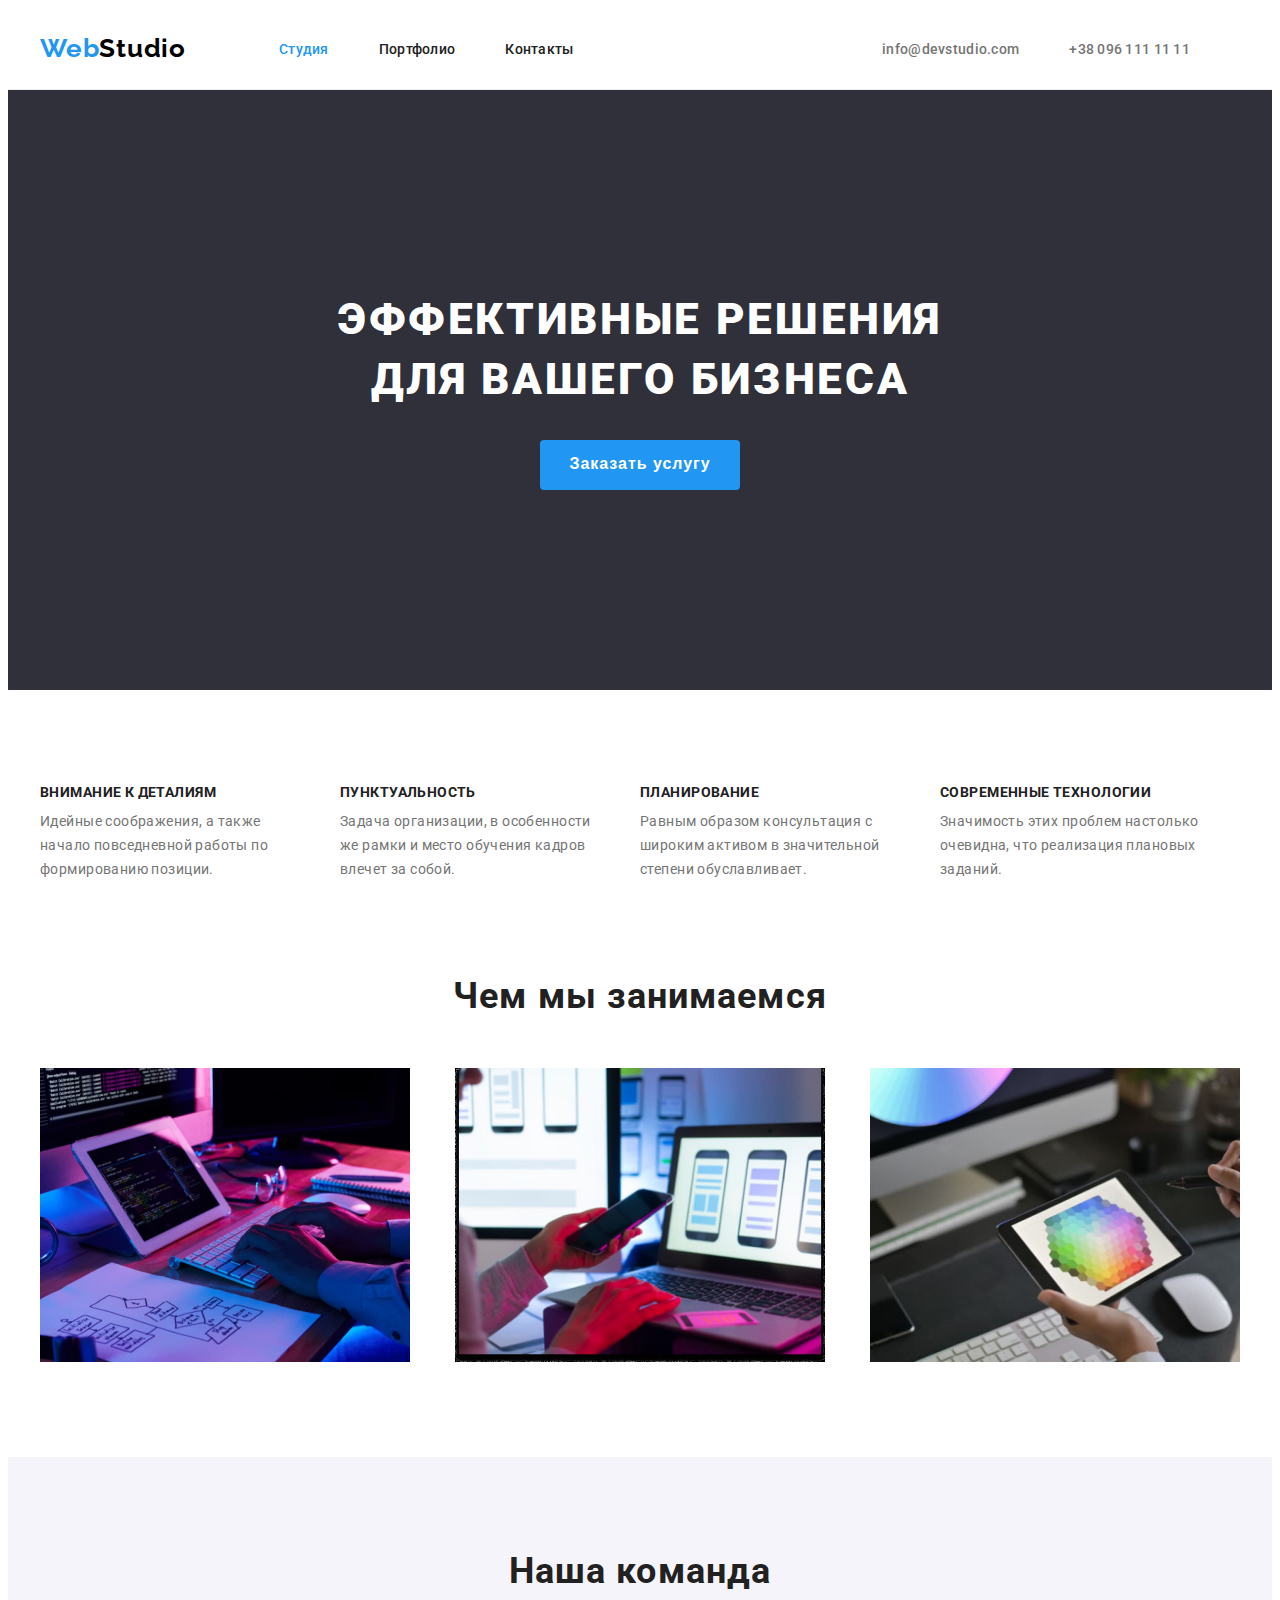
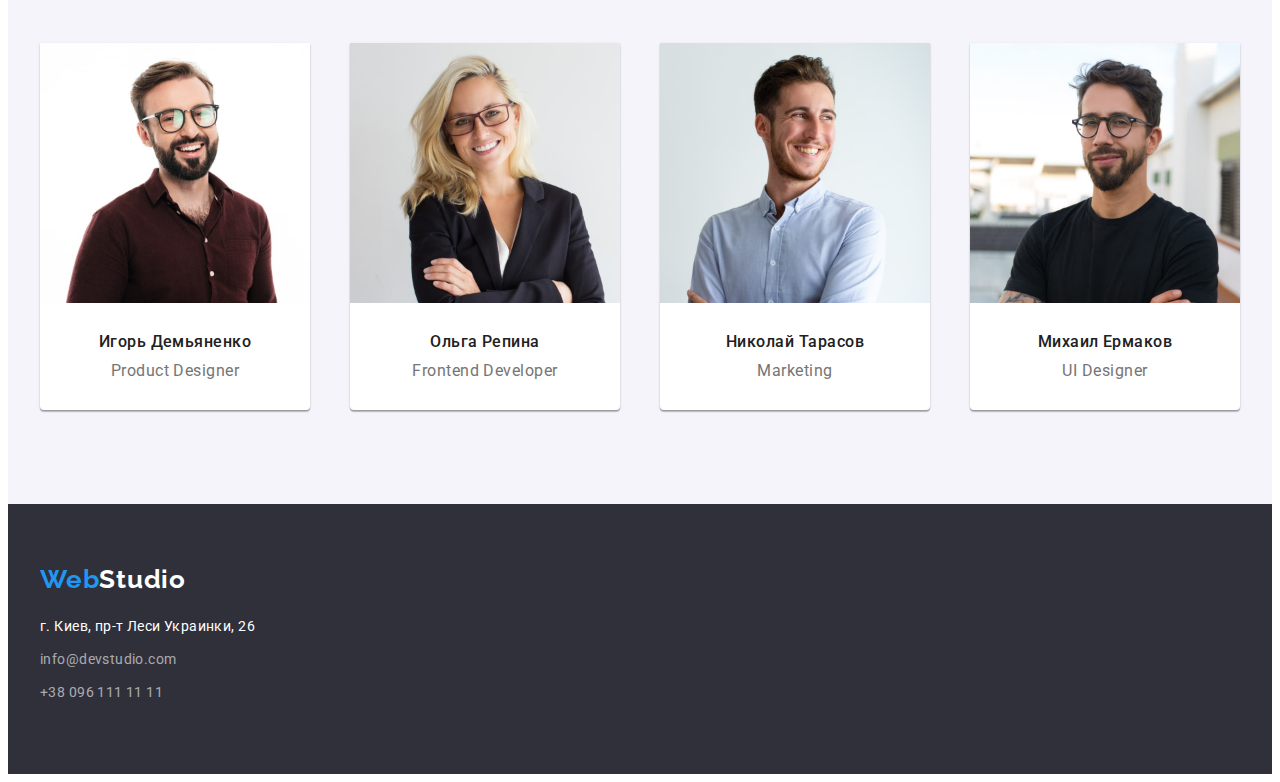
<file: index.html>
<!DOCTYPE html>
<html lang="ru">
<head>
    <meta charset="UTF-8">
    <meta http-equiv="X-UA-Compatible" content="IE=edge">
    <meta name="viewport" content="width=device-width, initial-scale=1.0">
    <title>Webstudio</title>
    <link rel="preconnect" href="https://fonts.gstatic.com">
    <link 
          href="https://fonts.googleapis.com/css2?family=Oleo+Script&family=Raleway:wght@700&family=Roboto:wght@400;500;700;900&display=swap" 
          rel="stylesheet">
    <link rel="stylesheet" href="https://cdnjs.cloudflare.com/ajax/libs/modern-normalize/1.1.0/modern-normalize.min.css" integrity="sha512-wpPYUAdjBVSE4KJnH1VR1HeZfpl1ub8YT/NKx4PuQ5NmX2tKuGu6U/JRp5y+Y8XG2tV+wKQpNHVUX03MfMFn9Q==" crossorigin="anonymous" referrerpolicy="no-referrer" />
    <link rel="stylesheet" href="./css/styles.css">
</head>
<body>
    <!--Header-->
    <header class="header">
        <div class=" container header-container">
            <nav class="navigation">
                <a class="logo link" href="./index.html">
                  <span class="logo-style">Web</span><span class="logo-style-second">Studio</span> 
                </a>
                <ul class="menu">
                    <li class="menu-item list">
                        <a class="menu-link current link" href="./index.html">Студия</a>
                    </li>
                    <li class="menu-item list">
                        <a class="menu-link  link" href="./portfolio.html">Портфолио</a>
                    </li>
                    <li class="menu-item list">
                        <a class="menu-link link" href="">Контакты</a>
                    </li>
                </ul>
            </nav>
            <ul class="contact header-container">
                <li class="contact-item list">
                    <a class="contact-link link" href="mailto:info@devstudio.com">info@devstudio.com</a> 
                </li>
                <li class="contact-item list">
                    <a class="contact-link link" href="tel:+380961111111">+38 096 111 11 11</a> 
                </li>
            </ul>
        </div>
    </header>

<!--Main section-->
    <main>
    <!--Hero block-->
    <section class="hero-section">
           <div class="container hero-container">
            <h1 class="hero-title">Эффективные решения<br/> для вашего бизнеса</h1>
            <button class="modal-btn" type="button">Заказать услугу</button>
           </div>
    </section>

    <!--Advantages section-->
    <section class="advantages">
        <div class="container advantages-container">
            <h2 hidden>Наши преимущества</h2>
            <ul class="advantages-list">
                <li class="advantages-item list">
                <h3 class="advantages-title">ВНИМАНИЕ К ДЕТАЛИЯМ</h3>
                <p class="advantages-text">Идейные соображения, а также начало повседневной работы по формированию позиции.</p>
                </li>
                <li class="advantages-item list">
                    <h3 class="advantages-title">ПУНКТУАЛЬНОСТЬ</h3>
                    <p class="advantages-text">Задача организации, в особенности же рамки и место обучения кадров влечет за собой.</p>
                </li>
                <li class="advantages-item list">
                    <h3 class="advantages-title">ПЛАНИРОВАНИЕ</h3>
                    <p class="advantages-text">Равным образом консультация с широким активом в значительной степени обуславливает.</p>
                </li>
                <li class="advantages-item list">
                    <h3 class="advantages-title">СОВРЕМЕННЫЕ ТЕХНОЛОГИИ</h3>
                    <p class="advantages-text">Значимость этих проблем настолько очевидна, что реализация плановых заданий.</p>
                </li>
            </ul>
        </div>
    </section>
   <!--About Us-->
    <section class="about-us">
        <div class="container container-about-us">
            <h2 class="about-us-title">Чем мы занимаемся</h2>
            <ul class="about-us-img">
                <li class="about-us-img-item list">
                    <img src="./images/about/about-1.jpg" alt="печатает на клавиатуре" width="370" height="294">
                </li>
                <li class="about-us-img-item list">
                    <img src="./images/about/about-2.jpg" alt="смотрит в телефон" width="370" height="294">
                </li>
                <li class="about-us-img-item list">
                    <img src="./images/about/about-3.jpg" alt="рисует в планшете" width="370" height="294">
                </li>
            </ul>
        </div>
    </section>
    <!--Our Team-->
    <section class="our-team">
        <div class="container">
            <h2 class="our-team-title">Наша команда</h2>
            <ul class="our-team-list">
                <li class="our-team-item list">
                    <img class="our-team-photo" src="./images/about-us/about-us-1.jpg" alt="Игорь Демьяненко Product Designer" width="270" height="260">
                <div class="our-team-profile">
                    <h3 class="our-team-nume">Игорь Демьяненко</h3>
                    <p class="our-team-job" lang="en">Product Designer</p>
                </div>
                </li>
                <li class="our-team-item list">
                    <img class="our-team-photo" src="./images/about-us/about-us-2.jpg" alt=" Ольга Репина Frontend Developer" width="270" height="260">
                    <div class="our-team-profile">
                        <h3 class="our-team-nume">Ольга Репина</h3>
                        <p class="our-team-job" lang="en">Frontend Developer</p>
                    </div>
                </li>
                <li class="our-team-item list">
                    <img class="our-team-photo" src="./images/about-us/about-us-3.jpg" alt="Николай Тарасов Marketing" width="270" height="260">
                    <div class="our-team-profile">
                        <h3 class="our-team-nume">Николай Тарасов</h3>
                        <p class="our-team-job" lang="en">Marketing</p>
                    </div>
                </li>
                <li class="our-team-item list">
                    <img class="our-team-photo" src="./images/about-us/about-us-4.jpg" alt="Михаил Ермаков UI Designer" width="270" height="260">
                    <div class="our-team-profile">
                        <h3 class="our-team-nume">Михаил Ермаков</h3>
                        <p class="our-team-job" lang="en">UI Designer</p>
                    </div>
                </li>
            </ul>
        </div>
    </section>
</main>
<!--footer-->
 <footer class="footer"> 
        <div class="container">
            <a class="footer-logo link" href="./index.html"> <span class="footer-logo-style">Web</span><span class="footer-logo-style-second">Studio</span></a>
            <address class="footer-address">
                <ul class="footer-addres-list">
                    <li class="footer-address-item list">
                        <a class="footer-address link" href="https://g.page/stamp-capital?share" target="_blank" rel="noopener noreferrer">г. Киев, пр-т Леси Украинки, 26</a>
                    </li>  
                    <li class="footer-address-item list">
                        <a class="footer-addres-link link" href="mailto:info@devstudio.com">info@devstudio.com</a>
                    </li>
                    <li class="footer-address-item list">
                        <a class="footer-addres-link link" href="tel:+380961111111">+38 096 111 11 11</a>
                    </li>
                </ul>
            </address>
         </div>
</footer>
</body>
</html>
</file>
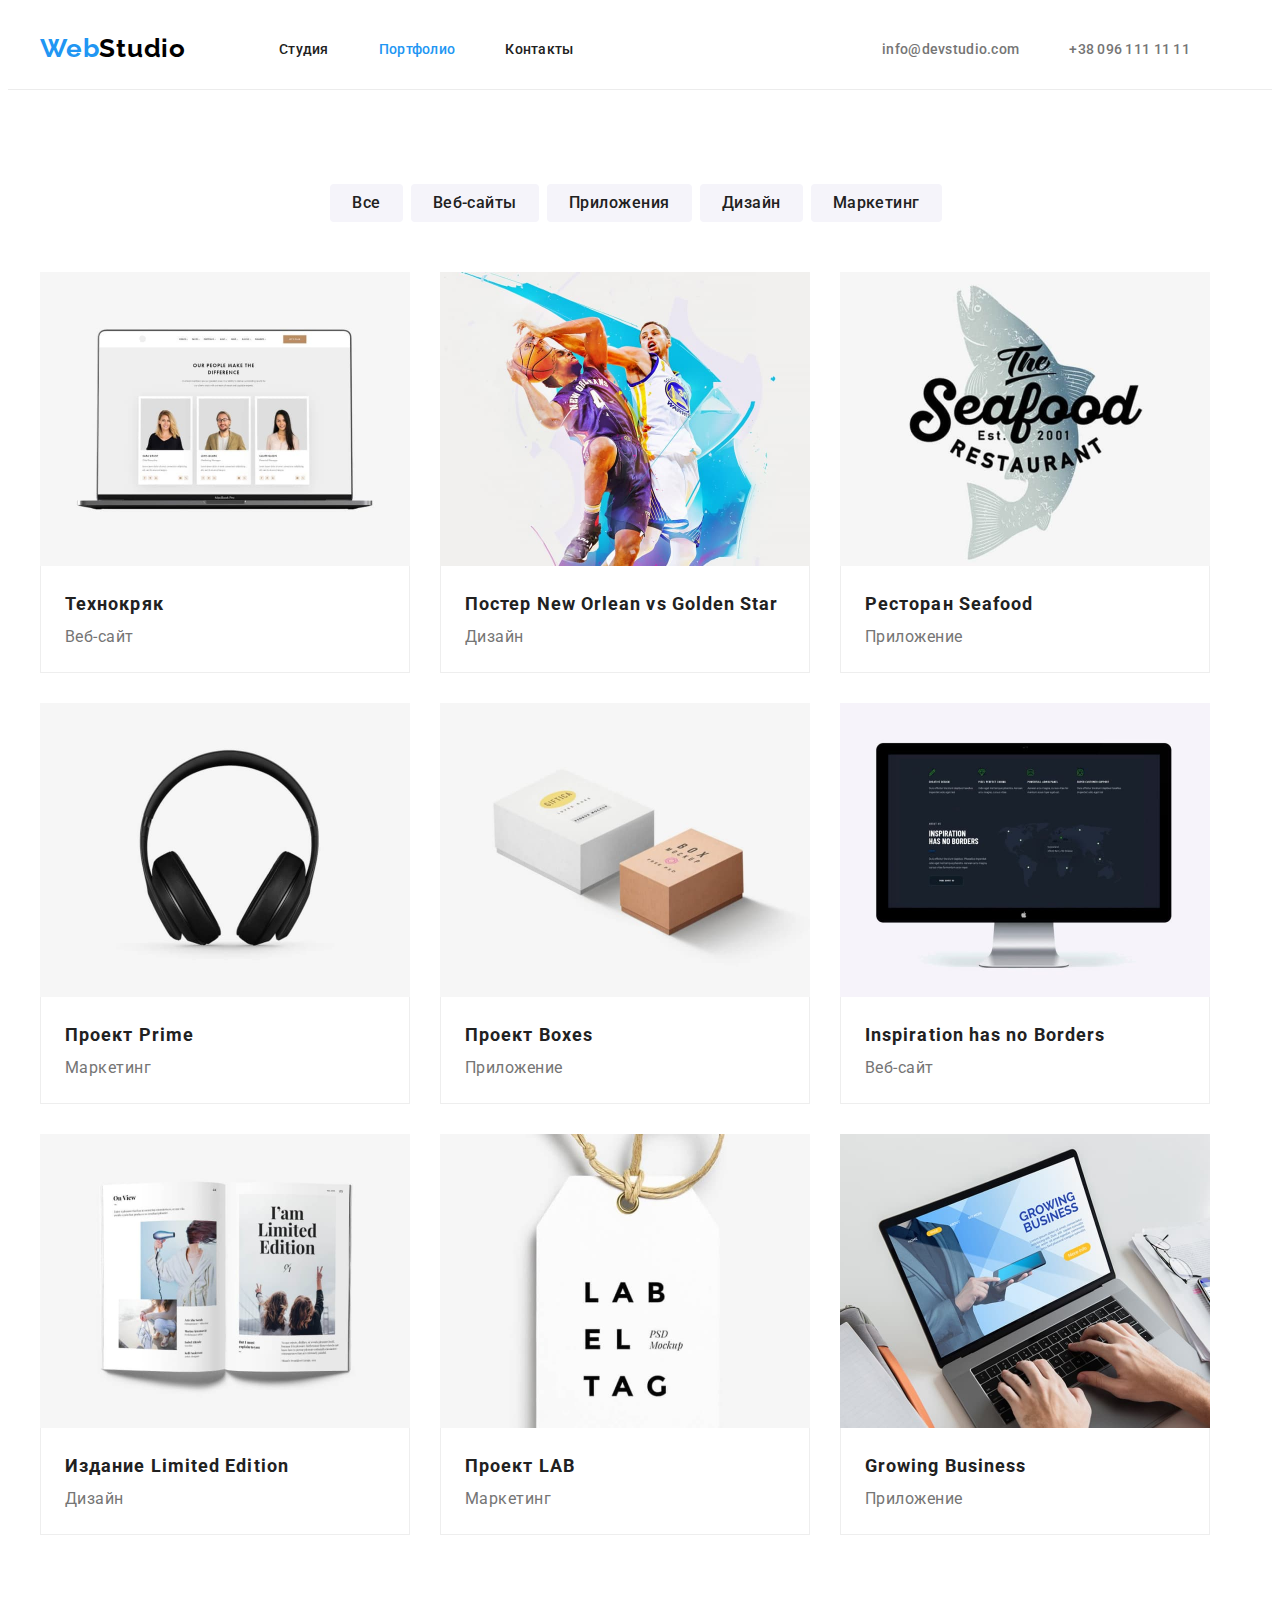
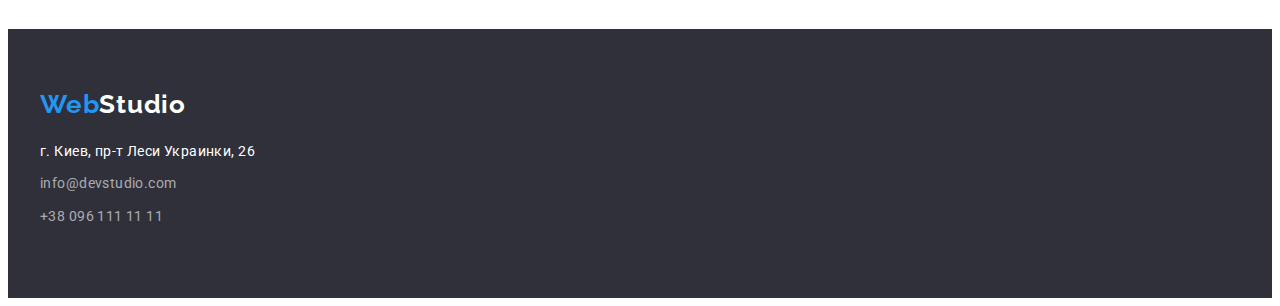
<file: portfolio.html>
<!DOCTYPE html>
<html lang="ru">
<head>
    <meta charset="UTF-8">
    <meta http-equiv="X-UA-Compatible" content="IE=edge">
    <meta name="viewport" content="width=device-width, initial-scale=1.0">
    <title>Portfolio</title>
    <link rel="preconnect" href="https://fonts.gstatic.com">
    <link href="https://fonts.googleapis.com/css2?family=Oleo+Script&family=Raleway:wght@700&family=Roboto:wght@400;500;700;900&display=swap" 
          rel="stylesheet">
    <link rel="stylesheet" href="https://cdnjs.cloudflare.com/ajax/libs/modern-normalize/1.1.0/modern-normalize.min.css" integrity="sha512-wpPYUAdjBVSE4KJnH1VR1HeZfpl1ub8YT/NKx4PuQ5NmX2tKuGu6U/JRp5y+Y8XG2tV+wKQpNHVUX03MfMFn9Q==" crossorigin="anonymous" referrerpolicy="no-referrer" />
    <link rel="stylesheet" href="./css/styles.css">
</head>
<body>
    <!--Header-->
    <header class="header">
        <div class="container header-container">
            <nav class="navigation">
                <a class="logo link" href="./index.html">
                    <span class="logo-style">Web</span><span class="logo-style-second">Studio</span> 
                  </a>
                  <ul class="menu">
                    <li class="menu-item list">
                        <a class="menu-link link" href="./index.html">Студия</a>
                    </li>
                    <li class="menu-item list">
                        <a class="menu-link current link" href="./portfolio.html">Портфолио</a>
                    </li>
                    <li class="menu-item list">
                        <a class="menu-link link" href="">Контакты</a>
                    </li>
                </ul>
            </nav>
            <ul class="contact header-container">
                <li class="contact-item list">
                    <a class="contact-link link" href="mailto:info@devstudio.com">info@devstudio.com</a> 
                </li>
                <li class="contact-item list">
                    <a class="contact-link link" href="tel:+380961111111">+38 096 111 11 11</a> 
                </li>
            </ul>
        </div>
    </header>
    <!--Main section-->
    <main>
    <!--Hero block-->
    <section class="hero-portfolio">
        <div class="container">
            <h1 class="visually-hidden">Portfolio</h1>
            <ul class="button-list">
                <li class="button-item list">
                    <button class="button-nume"type="button">Все</button>
                </li>
                <li class="button-item list">
                    <button class="button-nume" type="button">Веб-сайты</button>
                </li>
                <li class="button-item list">
                    <button class="button-nume" type="button">Приложения</button>
                </li>
                <li class="button-item list">
                    <button class="button-nume" type="button">Дизайн</button>
                </li>
                <li class="button-item list">
                    <button class="button-nume" type="button">Маркетинг</button>
                </li>
            </ul>
    
            <ul class="project-list">
            <li class="project-item list">
                <a class="project-link link" href="./">
                <img src="./images/My-project/my-projects-1.jpg" alt="Технокряк Веб-сайт" width="370" height="294"  >
                    <div class="project-profile">
                        <h3 class="project-nume">Технокряк</h3>
                        <p class="project-specification">Веб-сайт</p>
                    </div>
                 </a>
            </li>
            <li class="project-item list">
                <a class="project-link link" href="./">
                <img src="./images/My-project/my-projects-2.jpg" alt="Постер New Orlean vs Golden Star Дизайн" width="370" height="294">
                <div class="project-profile">
                    <h3 class="project-nume">Постер New Orlean vs Golden Star</h3>
                    <p class="project-specification">Дизайн</p>
                </div>
                </a>
            </li>
            <li class="project-item list">
                <a class="project-link link" href="./">
                <img src="./images/My-project/my-projects-3.jpg" alt="Ресторан Seafood Приложение" width="370" height="294">
                <div class="project-profile">
                    <h3 class="project-nume">Ресторан Seafood</h3>
                    <p class="project-specification">Приложение</p>
                </div>
                </a>
            </li>
            <li class="project-item list">
                <a class="project-link link" href="./">
                <img src="./images/My-project/my-projects-4.jpg" alt="Проект Prime Маркетинг" width="370" height="294">
                <div class="project-profile">
                    <h3 class="project-nume">Проект Prime</h3>
                    <p class="project-specification">Маркетинг</p>
                </div>
                 </a>
            </li>
            <li class="project-item list">
                <a class="project-link link" href="./">
                <img src="./images/My-project/my-projects-5.jpg" alt="Проект Boxes Приложение" width="370" height="294">
                <div class="project-profile">
                    <h3 class="project-nume">Проект Boxes</h3>
                    <p class="project-specification">Приложение</p>
                </div>
                </a>
            </li>
            <li class="project-item list">
                <a class="project-link link" href="./">
                <img src="./images/My-project/my-projects-6.jpg" alt="Inspiration has no Borders Веб-сайт" width="370" height="294">
                <div class="project-profile">
                    <h3 class="project-nume">Inspiration has no Borders</h3>
                    <p class="project-specification">Веб-сайт</p>
                </div>
                 </a>
            </li>
            <li class="project-item list">
                <a class="project-link link" href="./">
                <img src="./images/My-project/my-projects-7.jpg" alt="Издание Limited Edition Дизайн" width="370" height="294">
                <div class="project-profile">
                    <h3 class="project-nume">Издание Limited Edition</h3>
                    <p class="project-specification">Дизайн</p>
                </div>
                </a>
            </li>
            <li class="project-item list">
                <a class="project-link link" href="./">
                <img src="./images/My-project/my-projects-8.jpg" alt="Проект LAB Приложение" width="370" height="294">
                <div class="project-profile">
                    <h3 class="project-nume">Проект LAB</h3>
                    <p class="project-specification">Маркетинг</p>
                </div>
                </a>
            </li>
            <li class="project-item list">
                <a class="project-link link" href="">
                <img src="./images/My-project/my-projects-9.jpg" alt="Growing Business Приложение" width="370" height="294">
                <div class="project-profile">
                    <h3 class="project-nume">Growing Business</h3>
                    <p class="project-specification">Приложение</p>
                </div>
                </a>
            </li>
            </ul>
        </div>
    </section>
    </main>
    <!--footer-->
    <footer class="footer"> 
        <section class="footer-section">
            <div class="container container-footer">
                <a class="footer-logo link" href="./index.html"> <span class="footer-logo-style">Web</span><span class="footer-logo-style-second">Studio</span></a>
                <address class="footer-address">
                    <ul class="footer-addres-list">
                        <li class="footer-address-item list">
                            <a class="footer-address link" href="https://g.page/stamp-capital?share" target="_blank" rel="noopener noreferrer">г. Киев, пр-т Леси Украинки, 26</a>
                        </li>  
                        <li class="footer-address-item list">
                            <a class="footer-addres-link link" href="mailto:info@devstudio.com">info@devstudio.com</a>
                        </li>
                        <li class="footer-address-item list">
                            <a class="footer-addres-link link" href="tel:+380961111111">+38 096 111 11 11</a>
                        </li>
                    </ul>
                </address>
             </div>
        </section>
    </footer>
</body>
</html>
</file>
<file: css/styles.css>
:root {
--main-font: 'Roboto', sans-serif;
--secondary-font: 'Raleway', sans-serif;
--accent-color: #2196F3; 
--main-font-weight: 700;
--secondary-font-weight: 400;
--text-color: #757575;
--title-color: #212121;
}

h1,
h2,
h3,
h4,
h5,
h6,
p {
margin-top: 0;
margin-bottom: 0;
text-decoration: none;
list-style: none;
}

ul,
ol,
li {
text-decoration: none;
list-style: none;
margin-top: 0;
margin-bottom: 0;
margin-left: 0;
padding: 0;
}

img  {
display: block;
}

.list{
list-style: none;
}
.link {
text-decoration: none;
}
body {
font-family: var(--main-font);
color: var(--title-color);
}

.container {
width: 1200px;
padding-left: 15px;
padding-right: 15px;
margin: 0 auto;
}
/* ============== HEADER ============== */
.header {
padding-top: 25px;
padding-bottom: 25px;
border-bottom: 1px solid #ECECEC;
}
.header-container {
display: flex;
align-items: center;
margin-left: auto;
}

.navigation {
display: flex;
align-items: center;
}

.menu {
display: flex;
align-items: center;
margin-right: 50px;
}

.menu-item:not(:last-child){
margin-right: 50px;

}

.logo {
margin-right: 93px;
}
 
.logo-style {
font-family: var(--secondary-font);
font-weight: 700;
font-size: 26px;
line-height: 1.19;
letter-spacing: 0.03em;
color: #2196F3;
}

.logo-style-second {
font-family: var(--secondary-font);
font-weight: 700;
font-size: 26px;
line-height: 1.19;
letter-spacing: 0.03em;
color: black;
}


.menu-link {
font-weight: 500;
font-size: 14px;
line-height: 1.14;
letter-spacing: 0.02em;
color: #212121;
}

.menu-link:hover,
.menu-link:focus {
color: var(--accent-color);
}
.menu-link.current {
color: #2196F3;
}

.contact-link {
font-weight: 500;
font-size: 14px;
line-height: 1.14;
letter-spacing: 0.02em;
color: #757575;
margin-right: 50px;
}

.contact-link:hover,
.contact-link:focus {
color: var(--accent-color);
}

/* ============== END HEADER ============== */

/* ============== HERO ============== */
.hero-section {
padding-top: 200px;
padding-bottom: 200px;
text-align: center;
background: #2F303A;
}

.hero-title {
margin-bottom: 30px;
font-weight: 900;
font-size: 44px;
line-height: 1.36;
letter-spacing: 0.06em;
text-transform: uppercase;
color: #FFFFFF;
}

.modal-btn {
width: 200px;
height: 50px;
margin: 0 auto;
background: #2196F3;
border-radius: 4px;
color: #FFFFFF;
display: block;
border: none;
cursor: pointer;
letter-spacing: 0.06em;
line-height: 1.8;
font-size: 16px;
font-weight: bold;
}
.modal-btn:hover,
.modal-btn:focus {
background-color: #188CE8;
color: #FFFFFF;
}
/* ============== END HERO ============== */

/* ============== ADVANTAGES ============== */
.advantages {
display: block;
padding-bottom: 94px;
padding-top: 94px;
}

.advantages-container {
display: flex;
align-items: center;
margin-left: auto;
}

.advantages-list {
display: flex;
text-decoration: none;
list-style: none;
}

.advantages-item:not(:last-child) {
margin-right: 30px;
}

.advantages-item {
width: 270px;
}

.advantages-title {
text-transform: uppercase;
margin-bottom: 10px;
font-size: 14px;
font-weight: bold;
line-height: 1.2;
letter-spacing: 0.03em;
text-align: left;
color: #212121;
}

.advantages-text {
font-size: 14px;
font-weight: normal;
line-height: 1.71;
letter-spacing: 0.03em;
text-align: left;
color: #757575;
}
/* ============== END ADVANTAGES ============== */

/* ============== ABOUT US ============== */
.about-us {
align-items: center;
padding: 0px 15px 95px 15px;

}

.about-us-title {
margin-bottom: 50px;
align-items: center;
font-weight: 700;
font-size: 36px;
line-height: 1.16;
text-align: center;
letter-spacing: 0.03em;
color: #212121;
}
.about-us-img {
display: flex;
justify-content: space-between;
}
/* ==============END ABOUT US ============== */

/* ============== OUR TEAM ============== */
.our-team {
background: #f5f4fa;
padding-bottom: 94px;
padding-top: 94px;
}

.our-team-title {
font-weight: 700;
font-size: 36px;
line-height: 1.16;
text-align: center;
letter-spacing: 0.03em;
color: #212121;
margin-bottom: 50px;
}

.our-team-list {
display: flex;
justify-content: space-between;
}

.our-team-item {
background-color: #FFFFFF;
box-shadow: 0px 1px 3px rgb(0 0 0 / 12%), 0px 1px 1px rgb(0 0 0 / 14%), 0px 2px 1px rgb(0 0 0 / 20%);
border-radius: 0px 0px 4px 4px;
}

.our-team-profile {
padding-top: 30px;
padding-bottom: 30px;
padding-left: 30px;
padding-right: 30px;
}

.our-team-nume {
font-weight: 500;
font-size: 16px;
line-height: 1.18;
text-align: center;
letter-spacing: 0.03em;
color: #212121;
margin-bottom: 10px;
}

.our-team-job {
font-weight: normal;
font-size: 16px;
line-height: 1.18;
text-align: center;
letter-spacing: 0.03em;
color: #757575;
}
/* ============== END OUR TEAM ============== */

/* ============== FOOTER ============== */
.footer {
background: #2F303A;
padding: 60px 0px;
}

.footer-logo {
font-family: var(--secondary-font);
font-weight: 700;
font-size: 26px;
line-height: 1.19;
letter-spacing: 0.03em;
padding-top: 60px;
text-align: left;
}

.footer-logo-style {
color: #2196F3;
}

.footer-logo-style-second {
color: white;
}

.footer-address {
list-style: none;
margin-top: 20px;
font-style: normal;
font-size: 14px;
line-height: 1.71;
letter-spacing: 0.03em;
color: #FFFFFF;
}

.footer-address-item {
margin-bottom: 9px;
}

.footer-addres-link {
margin-top: 20px;
font-style: normal;
font-weight: 400;
font-size: 14px;
line-height: 1.71;
letter-spacing: 0.03em;
color: rgba(255, 255, 255, 0.6);
}

.footer-addres-link:hover,
.footer-addres-link:focus {
color: white;
}
/* ============== END FOOTER ============== */

/* ============== PORTFOLIO ============== */
.hero-portfolio {
padding: 94px 0px;
}

.visually-hidden {
position: absolute;
clip: rect(0 0 0 0);
width: 1px;
}

.button-list {
display: flex;
justify-content: center;
padding-bottom: 50px;
}

.button-item {
margin-right: 8px;
}

.button-nume {
font-family: 'Roboto', sans-serif;
font-weight: 500;
font-size: 16px;
line-height: 1.62;
text-align: center;
letter-spacing: 0.03em;
color: var(--title-color);
border: none;
padding: 6px 22px;
border-radius: 4px;
cursor: pointer;
background: #F5F4FA;
}

.button-nume:hover,
.button-nume:focus{
background: #2196F3;
color: #FFFFFF;
box-shadow: 0px 3px 1px rgb(0 0 0 / 10%), 0px 1px 2px rgb(0 0 0 / 8%), 0px 2px 2px rgb(0 0 0 / 12%);
}

.project-list {
display: flex;
flex-wrap: wrap;
margin-left: -30px;
margin-top: -30px;
}

.project-item {
flex-basis: calc((100% - 270px) / 9);
margin-left: 30px;
margin-top: 30px;
}

.project-profile {
padding-bottom: 20px;
padding-top: 20px;
padding-left: 24px;
padding-right: 24px;
border-bottom: 1px solid #eeeeee;
border-right: 1px solid #eeeeee;
border-left: 1px solid #eeeeee;
}

.project-nume {
font-weight: 700;
font-size: 18px;
line-height: 2.0;
letter-spacing: 0.06em;
color: #212121;
}

.project-specification {
font-weight: 400;
font-size: 16px;
line-height: 1.87;
letter-spacing: 0.03em;
color: #757575;
}

/* ============== END PORTFOLIO ============== */
</file>
